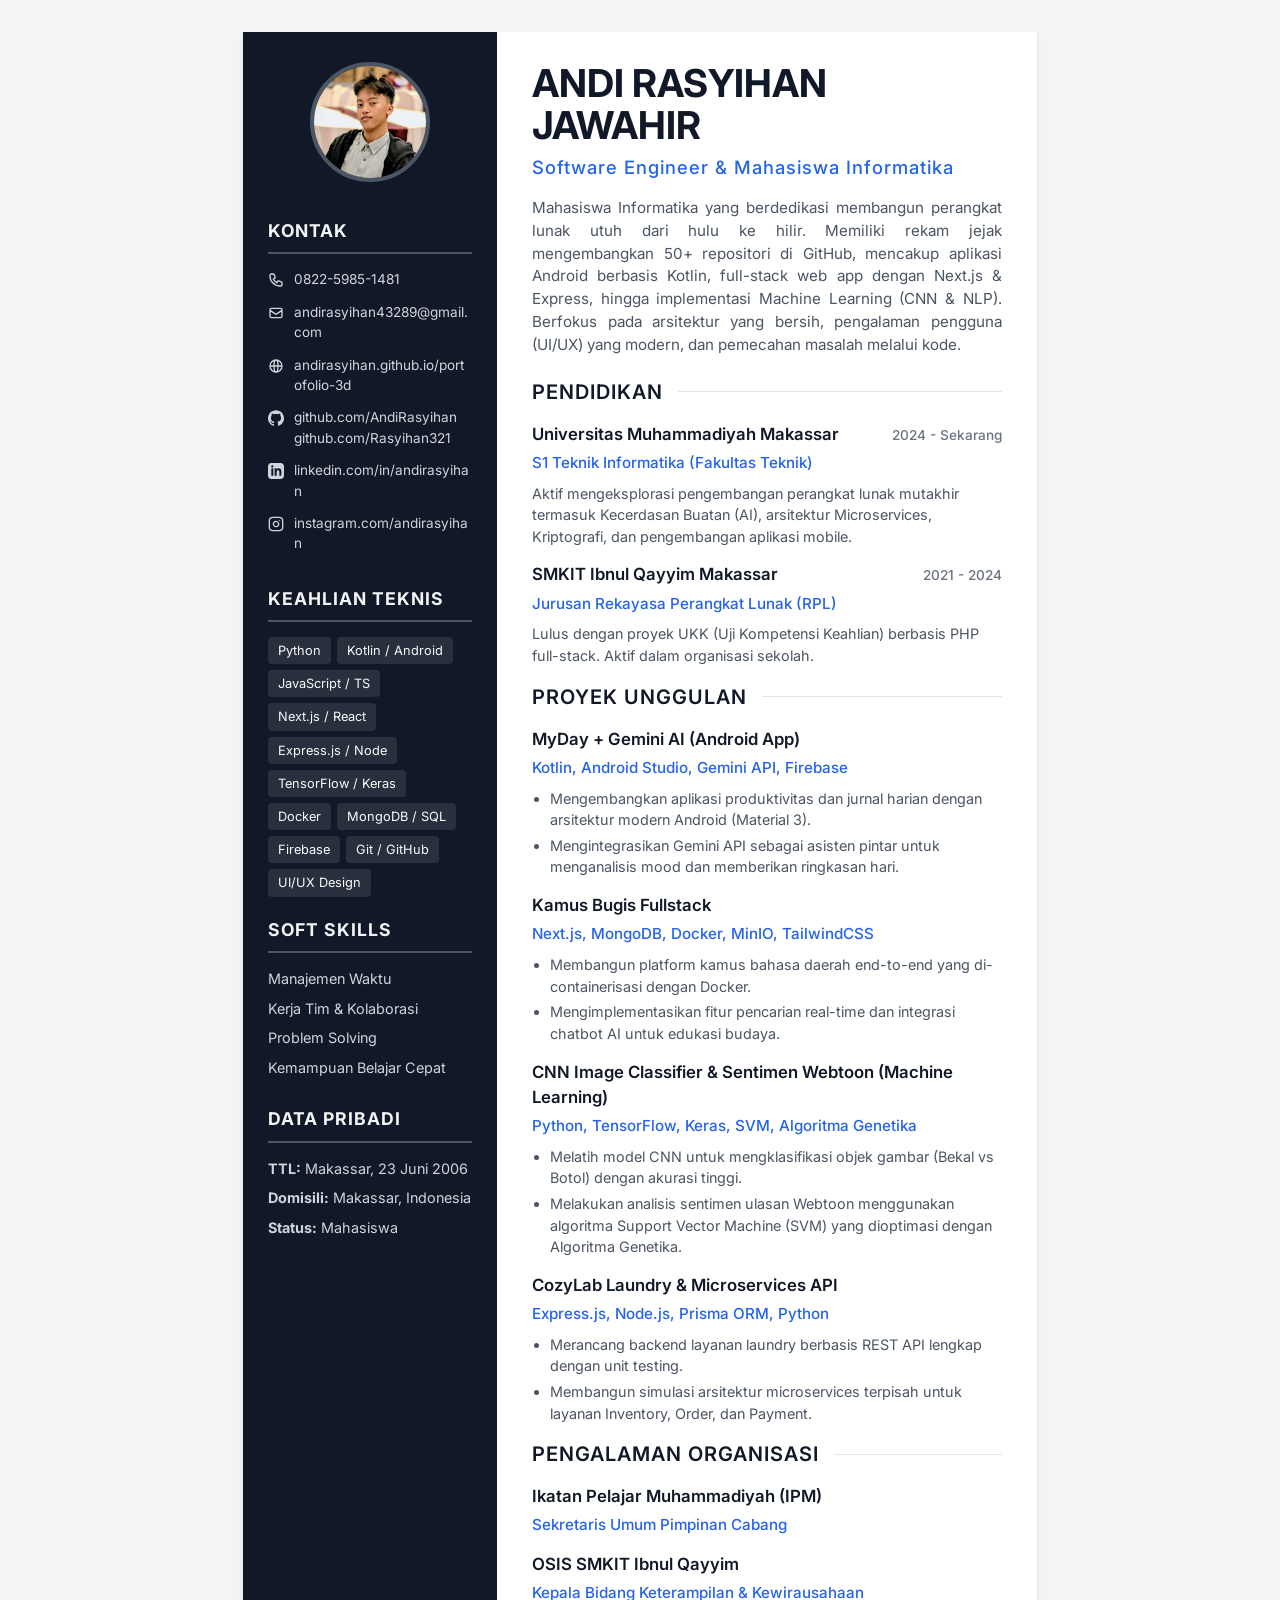
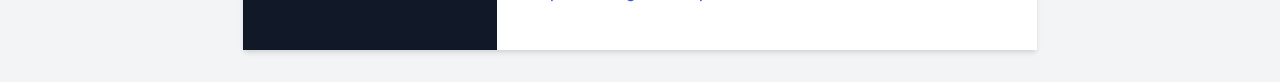
<file: cv.html>
<!DOCTYPE html>
<html lang="id">
<head>
    <meta charset="UTF-8">
    <meta name="viewport" content="width=device-width, initial-scale=1.0">
    <title>CV - Andi Rasyihan Jawahir</title>
    <link href="https://fonts.googleapis.com/css2?family=Inter:wght@300;400;500;600;700&display=swap" rel="stylesheet">
    <style>
        :root {
            --primary: #2563eb;
            --primary-light: #eff6ff;
            --text-main: #1f2937;
            --text-muted: #4b5563;
            --text-light: #6b7280;
            --bg-color: #ffffff;
            --border: #e5e7eb;
        }

        * {
            margin: 0;
            padding: 0;
            box-sizing: border-box;
            font-family: 'Inter', sans-serif;
        }

        body {
            background-color: #f3f4f6;
            color: var(--text-main);
            line-height: 1.5;
            -webkit-font-smoothing: antialiased;
        }

        .a4-page {
            width: 210mm;
            min-height: 297mm;
            background: linear-gradient(to right, #111827 0%, #111827 32%, var(--bg-color) 32%, var(--bg-color) 100%);
            margin: 2rem auto;
            box-shadow: 0 4px 6px -1px rgba(0, 0, 0, 0.1), 0 2px 4px -1px rgba(0, 0, 0, 0.06);
            display: flex;
            position: relative;
            -webkit-print-color-adjust: exact;
            print-color-adjust: exact;
        }

        /* Sidebar (Left) */
        .sidebar {
            width: 32%;
            background-color: transparent;
            color: #f9fafb;
            padding: 30px 25px;
            display: flex;
            flex-direction: column;
            gap: 20px;
        }

        .profile-img-container {
            text-align: center;
            margin-bottom: 10px;
        }

        .profile-img {
            width: 120px;
            height: 120px;
            border-radius: 50%;
            object-fit: cover;
            border: 4px solid var(--text-muted);
        }

        .sidebar-section {
            page-break-inside: avoid;
            break-inside: avoid;
        }

        .sidebar-section h3 {
            font-size: 1.1rem;
            text-transform: uppercase;
            letter-spacing: 1px;
            margin-bottom: 15px;
            padding-bottom: 8px;
            border-bottom: 2px solid var(--text-muted);
            color: #f3f4f6;
        }

        .contact-item {
            display: flex;
            align-items: flex-start;
            margin-bottom: 12px;
            font-size: 0.85rem;
            color: #d1d5db;
            word-break: break-all;
        }

        .contact-item svg {
            width: 16px;
            height: 16px;
            margin-right: 10px;
            flex-shrink: 0;
            margin-top: 3px;
        }

        .skills-list {
            list-style: none;
        }

        .skills-list li {
            margin-bottom: 8px;
            font-size: 0.9rem;
            color: #d1d5db;
        }

        .skill-tags {
            display: flex;
            flex-wrap: wrap;
            gap: 6px;
            margin-top: 10px;
        }

        .skill-tag {
            background: rgba(255, 255, 255, 0.1);
            padding: 4px 10px;
            border-radius: 4px;
            font-size: 0.8rem;
        }

        /* Main Content (Right) */
        .main-content {
            width: 68%;
            padding: 30px 35px;
        }

        .header {
            margin-bottom: 20px;
        }

        .name {
            font-size: 2.4rem;
            font-weight: 700;
            line-height: 1.1;
            margin-bottom: 8px;
            color: #111827;
            text-transform: uppercase;
        }

        .title {
            font-size: 1.15rem;
            font-weight: 500;
            color: var(--primary);
            margin-bottom: 15px;
            letter-spacing: 1px;
        }

        .summary {
            font-size: 0.95rem;
            color: var(--text-muted);
            margin-bottom: 20px;
            text-align: justify;
        }

        .section-title {
            font-size: 1.25rem;
            font-weight: 600;
            color: #111827;
            text-transform: uppercase;
            letter-spacing: 1px;
            margin-bottom: 15px;
            display: flex;
            align-items: center;
        }

        .section-title::after {
            content: "";
            flex: 1;
            height: 1px;
            background: var(--border);
            margin-left: 15px;
        }

        .item {
            margin-bottom: 15px;
            page-break-inside: avoid;
            break-inside: avoid;
        }

        .item-header {
            display: flex;
            justify-content: space-between;
            align-items: baseline;
            margin-bottom: 5px;
        }

        .item-title {
            font-weight: 600;
            font-size: 1.05rem;
            color: #111827;
        }

        .item-date {
            font-size: 0.85rem;
            color: var(--text-light);
            font-weight: 500;
        }

        .item-subtitle {
            font-size: 0.95rem;
            color: var(--primary);
            font-weight: 500;
            margin-bottom: 8px;
        }

        .item-desc {
            font-size: 0.9rem;
            color: var(--text-muted);
        }

        .item-desc ul {
            padding-left: 18px;
            margin-top: 5px;
        }

        .item-desc li {
            margin-bottom: 4px;
        }

        /* Print Settings */
        @page {
            size: A4;
            margin: 1.27cm; /* Margin standar minimal 0.5 inci di semua sisi */
        }
        @media print {
            body {
                background: none;
            }
            .a4-page {
                margin: 0;
                box-shadow: none;
                width: 100%;
                min-height: 100vh;
            }
        }
    </style>
</head>
<body>

    <div class="a4-page">
        <!-- SIDEBAR -->
        <div class="sidebar">
            <div class="profile-img-container">
                <img src="foto.jpg" alt="Andi Rasyihan Jawahir" class="profile-img" onerror="this.src='data:image/svg+xml;charset=UTF-8,%3Csvg%20xmlns%3D%22http%3A%2F%2Fwww.w3.org%2F2000%2Fsvg%22%20width%3D%22150%22%20height%3D%22150%22%20viewBox%3D%220%200%20150%20150%22%3E%3Crect%20fill%3D%22%234b5563%22%20width%3D%22150%22%20height%3D%22150%22%2F%3E%3Cpath%20fill%3D%22%23d1d5db%22%20d%3D%22M75%2035c-13.8%200-25%2011.2-25%2025s11.2%2025%2025%2025%2025-11.2%2025-25-11.2-25-25-25zm0%2060c-16.7%200-50%208.3-50%2025v15h100v-15c0-16.7-33.3-25-50-25z%22%2F%3E%3C%2Fsvg%3E'">
            </div>

            <div class="sidebar-section">
                <h3>Kontak</h3>
                <div class="contact-item">
                    <svg fill="none" stroke="currentColor" viewBox="0 0 24 24"><path stroke-linecap="round" stroke-linejoin="round" stroke-width="2" d="M3 5a2 2 0 012-2h3.28a1 1 0 01.948.684l1.498 4.493a1 1 0 01-.502 1.21l-2.257 1.13a11.042 11.042 0 005.516 5.516l1.13-2.257a1 1 0 011.21-.502l4.493 1.498a1 1 0 01.684.949V19a2 2 0 01-2 2h-1C9.716 21 3 14.284 3 6V5z"></path></svg>
                    <span>0822-5985-1481</span>
                </div>
                <div class="contact-item">
                    <svg fill="none" stroke="currentColor" viewBox="0 0 24 24"><path stroke-linecap="round" stroke-linejoin="round" stroke-width="2" d="M3 8l7.89 5.26a2 2 0 002.22 0L21 8M5 19h14a2 2 0 002-2V7a2 2 0 00-2-2H5a2 2 0 00-2 2v10a2 2 0 002 2z"></path></svg>
                    <span>andirasyihan43289@gmail.com</span>
                </div>
                <div class="contact-item">
                    <svg fill="none" stroke="currentColor" viewBox="0 0 24 24"><path stroke-linecap="round" stroke-linejoin="round" stroke-width="2" d="M21 12a9 9 0 01-9 9m9-9a9 9 0 00-9-9m9 9H3m9 9a9 9 0 01-9-9m9 9c1.657 0 3-4.03 3-9s-1.343-9-3-9m0 18c-1.657 0-3-4.03-3-9s1.343-9 3-9m-9 9a9 9 0 019-9"></path></svg>
                    <span>andirasyihan.github.io/portofolio-3d</span>
                </div>
                <div class="contact-item">
                    <svg fill="currentColor" viewBox="0 0 24 24"><path d="M12 .297c-6.63 0-12 5.373-12 12 0 5.303 3.438 9.8 8.205 11.385.6.113.82-.258.82-.577 0-.285-.01-1.04-.015-2.04-3.338.724-4.042-1.61-4.042-1.61C4.422 18.07 3.633 17.7 3.633 17.7c-1.087-.744.084-.729.084-.729 1.205.084 1.838 1.236 1.838 1.236 1.07 1.835 2.809 1.305 3.495.998.108-.776.417-1.305.76-1.605-2.665-.3-5.466-1.332-5.466-5.93 0-1.31.465-2.38 1.235-3.22-.135-.303-.54-1.523.105-3.176 0 0 1.005-.322 3.3 1.23.96-.267 1.98-.399 3-.405 1.02.006 2.04.138 3 .405 2.28-1.552 3.285-1.23 3.285-1.23.645 1.653.24 2.873.12 3.176.765.84 1.23 1.91 1.23 3.22 0 4.61-2.805 5.625-5.475 5.92.42.36.81 1.096.81 2.22 0 1.606-.015 2.896-.015 3.286 0 .315.21.69.825.57C20.565 22.092 24 17.592 24 12.297c0-6.627-5.373-12-12-12"></path></svg>
                    <span>github.com/AndiRasyihan<br>github.com/Rasyihan321</span>
                </div>
                <div class="contact-item">
                    <svg fill="currentColor" viewBox="0 0 24 24"><path d="M19 0h-14c-2.761 0-5 2.239-5 5v14c0 2.761 2.239 5 5 5h14c2.762 0 5-2.239 5-5v-14c0-2.761-2.238-5-5-5zm-11 19h-3v-11h3v11zm-1.5-12.268c-.966 0-1.75-.79-1.75-1.764s.784-1.764 1.75-1.764 1.75.79 1.75 1.764-.783 1.764-1.75 1.764zm13.5 12.268h-3v-5.604c0-3.368-4-3.113-4 0v5.604h-3v-11h3v1.765c1.396-2.586 7-2.777 7 2.476v6.759z"/></svg>
                    <span>linkedin.com/in/andirasyihan</span>
                </div>
                <div class="contact-item">
                    <svg fill="none" stroke="currentColor" viewBox="0 0 24 24" stroke-width="2" stroke-linecap="round" stroke-linejoin="round"><rect x="2" y="2" width="20" height="20" rx="5" ry="5"></rect><path d="M16 11.37A4 4 0 1 1 12.63 8 4 4 0 0 1 16 11.37z"></path><line x1="17.5" y1="6.5" x2="17.51" y2="6.5"></line></svg>
                    <span>instagram.com/andirasyihan</span>
                </div>
            </div>

            <div class="sidebar-section">
                <h3>Keahlian Teknis</h3>
                <div class="skill-tags">
                    <span class="skill-tag">Python</span>
                    <span class="skill-tag">Kotlin / Android</span>
                    <span class="skill-tag">JavaScript / TS</span>
                    <span class="skill-tag">Next.js / React</span>
                    <span class="skill-tag">Express.js / Node</span>
                    <span class="skill-tag">TensorFlow / Keras</span>
                    <span class="skill-tag">Docker</span>
                    <span class="skill-tag">MongoDB / SQL</span>
                    <span class="skill-tag">Firebase</span>
                    <span class="skill-tag">Git / GitHub</span>
                    <span class="skill-tag">UI/UX Design</span>
                </div>
            </div>

            <div class="sidebar-section">
                <h3>Soft Skills</h3>
                <ul class="skills-list">
                    <li>Manajemen Waktu</li>
                    <li>Kerja Tim & Kolaborasi</li>
                    <li>Problem Solving</li>
                    <li>Kemampuan Belajar Cepat</li>
                </ul>
            </div>

            <div class="sidebar-section">
                <h3>Data Pribadi</h3>
                <ul class="skills-list" style="font-size: 0.85rem;">
                    <li><strong>TTL:</strong> Makassar, 23 Juni 2006</li>
                    <li><strong>Domisili:</strong> Makassar, Indonesia</li>
                    <li><strong>Status:</strong> Mahasiswa</li>
                </ul>
            </div>
        </div>

        <!-- MAIN CONTENT -->
        <div class="main-content">
            <div class="header">
                <h1 class="name">Andi Rasyihan Jawahir</h1>
                <h2 class="title">Software Engineer & Mahasiswa Informatika</h2>
                <p class="summary">
                    Mahasiswa Informatika yang berdedikasi membangun perangkat lunak utuh dari hulu ke hilir. Memiliki rekam jejak mengembangkan 50+ repositori di GitHub, mencakup aplikasi Android berbasis Kotlin, full-stack web app dengan Next.js & Express, hingga implementasi Machine Learning (CNN & NLP). Berfokus pada arsitektur yang bersih, pengalaman pengguna (UI/UX) yang modern, dan pemecahan masalah melalui kode.
                </p>
            </div>

            <div class="section">
                <h3 class="section-title">Pendidikan</h3>
                
                <div class="item">
                    <div class="item-header">
                        <span class="item-title">Universitas Muhammadiyah Makassar</span>
                        <span class="item-date">2024 - Sekarang</span>
                    </div>
                    <div class="item-subtitle">S1 Teknik Informatika (Fakultas Teknik)</div>
                    <div class="item-desc">
                        Aktif mengeksplorasi pengembangan perangkat lunak mutakhir termasuk Kecerdasan Buatan (AI), arsitektur Microservices, Kriptografi, dan pengembangan aplikasi mobile.
                    </div>
                </div>

                <div class="item">
                    <div class="item-header">
                        <span class="item-title">SMKIT Ibnul Qayyim Makassar</span>
                        <span class="item-date">2021 - 2024</span>
                    </div>
                    <div class="item-subtitle">Jurusan Rekayasa Perangkat Lunak (RPL)</div>
                    <div class="item-desc">
                        Lulus dengan proyek UKK (Uji Kompetensi Keahlian) berbasis PHP full-stack. Aktif dalam organisasi sekolah.
                    </div>
                </div>
            </div>

            <div class="section">
                <h3 class="section-title">Proyek Unggulan</h3>
                
                <div class="item">
                    <div class="item-header">
                        <span class="item-title">MyDay + Gemini AI (Android App)</span>
                    </div>
                    <div class="item-subtitle">Kotlin, Android Studio, Gemini API, Firebase</div>
                    <div class="item-desc">
                        <ul>
                            <li>Mengembangkan aplikasi produktivitas dan jurnal harian dengan arsitektur modern Android (Material 3).</li>
                            <li>Mengintegrasikan Gemini API sebagai asisten pintar untuk menganalisis mood dan memberikan ringkasan hari.</li>
                        </ul>
                    </div>
                </div>

                <div class="item">
                    <div class="item-header">
                        <span class="item-title">Kamus Bugis Fullstack</span>
                    </div>
                    <div class="item-subtitle">Next.js, MongoDB, Docker, MinIO, TailwindCSS</div>
                    <div class="item-desc">
                        <ul>
                            <li>Membangun platform kamus bahasa daerah end-to-end yang di-containerisasi dengan Docker.</li>
                            <li>Mengimplementasikan fitur pencarian real-time dan integrasi chatbot AI untuk edukasi budaya.</li>
                        </ul>
                    </div>
                </div>

                <div class="item">
                    <div class="item-header">
                        <span class="item-title">CNN Image Classifier & Sentimen Webtoon (Machine Learning)</span>
                    </div>
                    <div class="item-subtitle">Python, TensorFlow, Keras, SVM, Algoritma Genetika</div>
                    <div class="item-desc">
                        <ul>
                            <li>Melatih model CNN untuk mengklasifikasi objek gambar (Bekal vs Botol) dengan akurasi tinggi.</li>
                            <li>Melakukan analisis sentimen ulasan Webtoon menggunakan algoritma Support Vector Machine (SVM) yang dioptimasi dengan Algoritma Genetika.</li>
                        </ul>
                    </div>
                </div>

                <div class="item">
                    <div class="item-header">
                        <span class="item-title">CozyLab Laundry & Microservices API</span>
                    </div>
                    <div class="item-subtitle">Express.js, Node.js, Prisma ORM, Python</div>
                    <div class="item-desc">
                        <ul>
                            <li>Merancang backend layanan laundry berbasis REST API lengkap dengan unit testing.</li>
                            <li>Membangun simulasi arsitektur microservices terpisah untuk layanan Inventory, Order, dan Payment.</li>
                        </ul>
                    </div>
                </div>
            </div>

            <div class="section">
                <h3 class="section-title">Pengalaman Organisasi</h3>
                
                <div class="item">
                    <div class="item-header">
                        <span class="item-title">Ikatan Pelajar Muhammadiyah (IPM)</span>
                    </div>
                    <div class="item-subtitle">Sekretaris Umum Pimpinan Cabang</div>
                </div>
                <div class="item">
                    <div class="item-header">
                        <span class="item-title">OSIS SMKIT Ibnul Qayyim</span>
                    </div>
                    <div class="item-subtitle">Kepala Bidang Keterampilan & Kewirausahaan</div>
                </div>
            </div>

        </div>
    </div>

</body>
</html>
</file>
